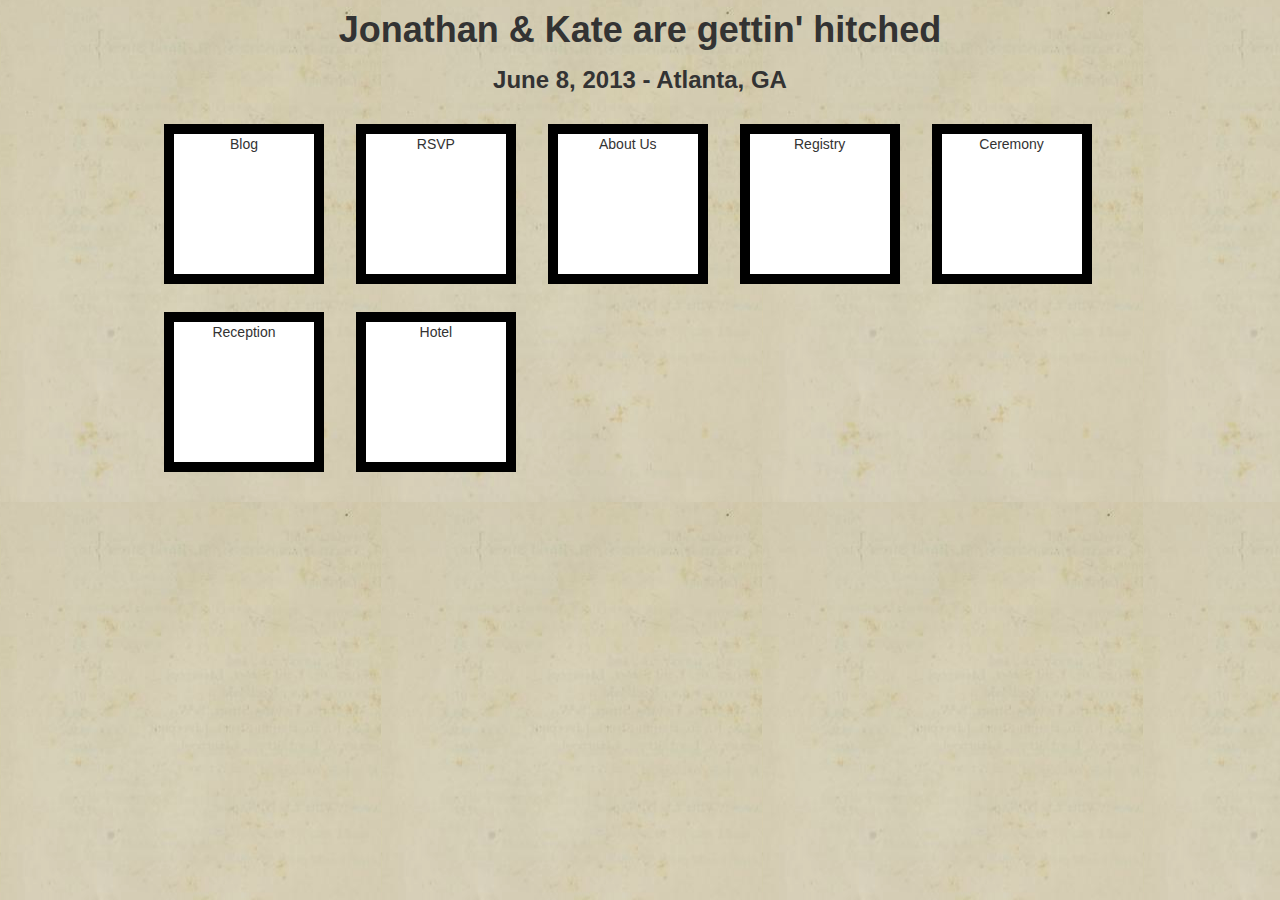
<file: static/index.html>
<!DOCTYPE html>
<html lang="en">
<head>
    <title>Jonathan &amp; Kate's Wedding</title>
    <link rel="stylesheet" type="text/css" href="css/main.css">
    <link rel="stylesheet" type="text/css" href="css/bootstrap.min.css">
</head>
    
<body>
    <div class="container">
    <div id="header">
        <h1>Jonathan &amp; Kate are gettin' hitched</h1>
        <h3>June 8, 2013 - Atlanta, GA</h3>
    </div>
        
    <div class="row" id="content">
        <div class="cell">
        Blog
        </div>
        <div class="cell">
        RSVP
        </div>
        <div class="cell">
        About Us
        </div>
        <div class="cell">
        Registry
        </div>
         <div class="cell">
        Ceremony
        </div>
        <div class="cell">
        Reception
        </div>
        <div class="cell">
        Hotel
        </div>
    </div>

    <div id="footer"></div>
    
    </div>

    </body>
</html>
</file>
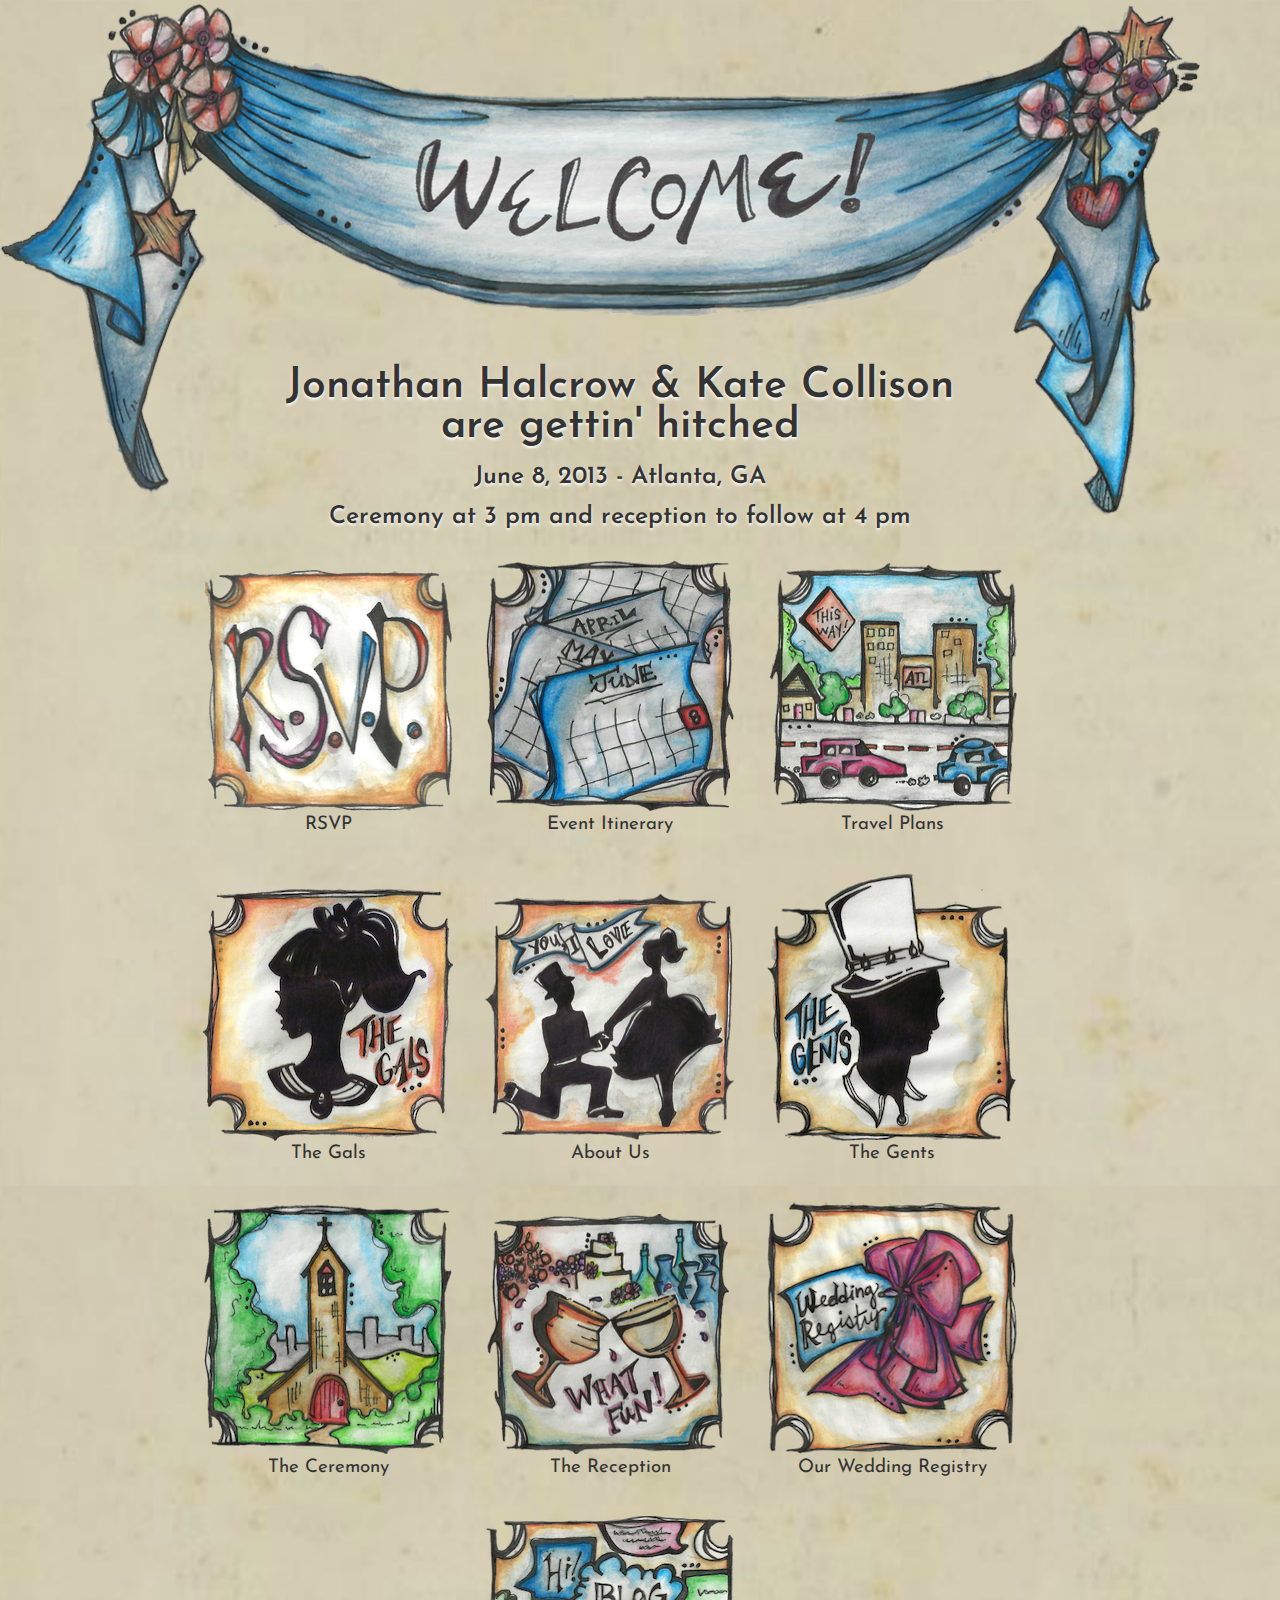
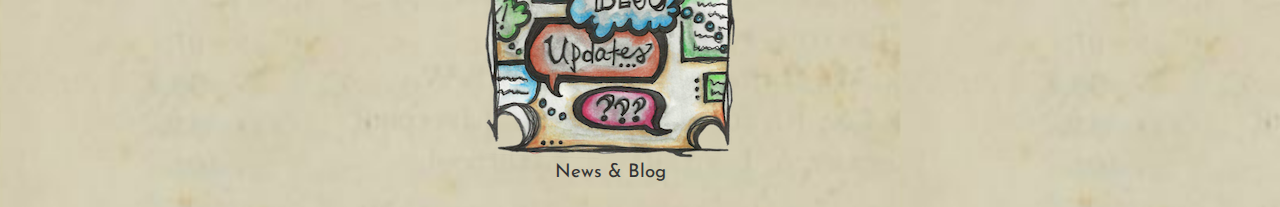
<file: ournewballandchain/static/index.html>
<!DOCTYPE html>
<html lang="en">
<head>
    <title>Jonathan Halcrow &amp; Kate Collison's Wedding</title>
    <meta http-equiv = "Content-Type" content = "text/html; charset=utf-8">
    <link rel="stylesheet" type="text/css" href="css/bootstrap.min.css">
    <link rel="stylesheet" type="text/css" href="css/main.css">
</head>

<body>
    <div id="header" style="background-image: url('img/welcome_banner.png');">

    </div>
    <div class="container">
         <div id="sub-header">
            <h1>Jonathan Halcrow &amp; Kate Collison <br>are gettin' hitched</h1>
            <h3>June 8, 2013 - Atlanta, GA<br>Ceremony at 3 pm and reception to follow at 4 pm</h3>
        </div>

    <div class="row" id="content">
        <div class="cell" id="rsvp-div">
          <a href="rsvp/form"><img src="img/rsvp.png" alt="rsvp"></a>
          <p class="stamp-label">RSVP</p>
        </div>



        <div class="cell" id="itinerary-div">
        <a href="itinerary.html"><img src="img/calendar.png" alt="Calendar"></a>
        <p class="stamp-label">Event Itinerary</p>
        </div>

        <div class="cell">
            <a href="guestinfo.html"><img src="img/directions.png" alt="Guest Info"></a>
        <p class="stamp-label">Travel Plans</p>
        </div>

    </div>
    <div class="row">



        <div class="cell" id="gals-div">
        <a href="gals.html"><img src="img/gals.png" alt="The Gals"></a>
        <p class="stamp-label">The Gals</p>
        </div>

        <div class="cell">
            <a href="aboutus.html"><img src="img/iloveyou.png" alt="About Us"></a>
        <p class="stamp-label">About Us</p>
        </div>


        <div class="cell" id="gents-div">
        <a href="gents.html"><img src="img/gents.png" alt="The Gents"></a>
        <p class="stamp-label">The Gents</p>
        </div>

    </div>
    <div class="row">
        <div class="cell" id="church-div">
        <a href="ceremony.html"><img src="img/church.png" alt="The Church"></a>
        <p class="stamp-label">The Ceremony</p>


        </div>

        <div class="cell">
            <a href="reception.html"><img src="img/reception.png" alt="The Reception"></a>
        <p class="stamp-label">The Reception</p>
        </div>

        <div class="cell" id="registry-div">
        <a href="registry.html"><img src="img/registry.png" alt="Wedding Registry"></a>
        <p class="stamp-label">Our Wedding Registry</p>
        </div>
    </div>
    <div class="row">
          <div class="cell" id="blog-div">
        <a href="http://ournewballandchain.tumblr.com"><img src="img/blog.png" alt="blog"></a>
        <p class="stamp-label">News &amp; Blog</p>
        </div>
      </div>

    </div>

    <div id="footer"></div>


    </body>
<script>
  (function(i,s,o,g,r,a,m){i['GoogleAnalyticsObject']=r;i[r]=i[r]||function(){
  (i[r].q=i[r].q||[]).push(arguments)},i[r].l=1*new Date();a=s.createElement(o),
  m=s.getElementsByTagName(o)[0];a.async=1;a.src=g;m.parentNode.insertBefore(a,m)
  })(window,document,'script','//www.google-analytics.com/analytics.js','ga');

  ga('create', 'UA-40378863-1', 'ournewballandchain.com');
  ga('send', 'pageview');

</script>
</html>
</file>
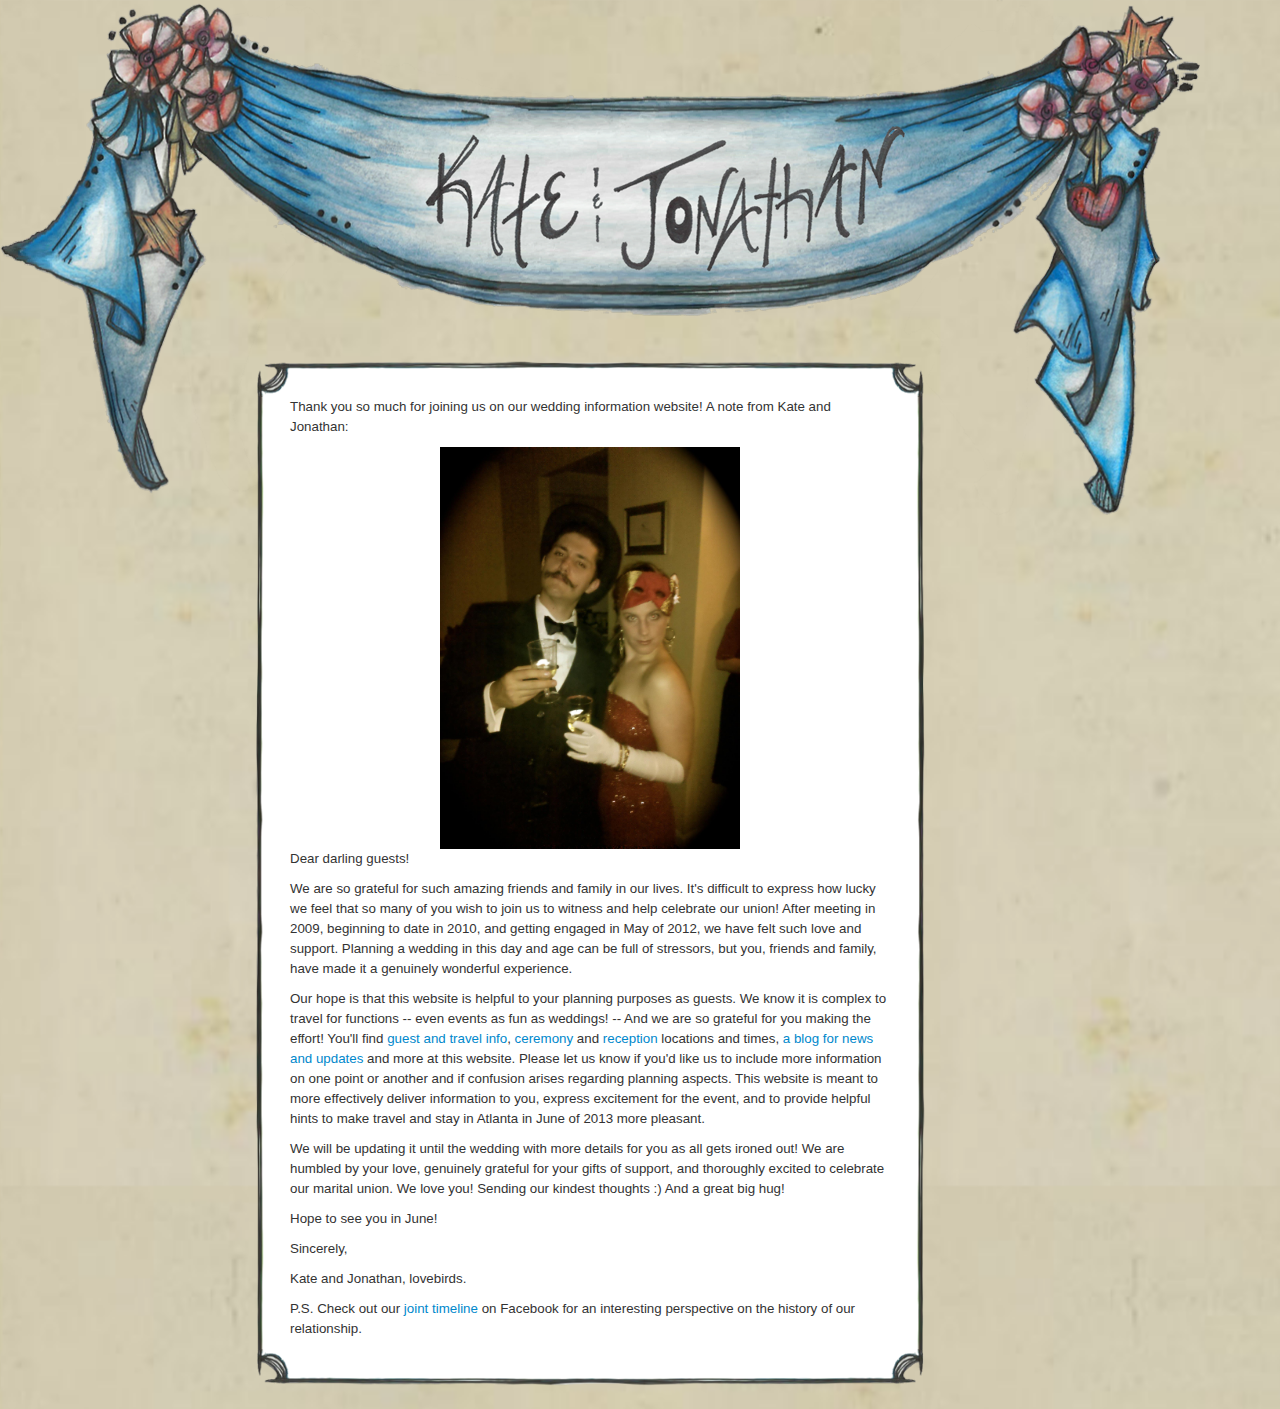
<file: ournewballandchain/static/aboutus.html>
<!DOCTYPE html>
<html lang="en">
<head>
    <title>Jonathan &amp; Kate's Wedding</title>
    <meta http-equiv = "Content-Type" content = "text/html; charset=utf-8">
    <link rel="stylesheet" type="text/css" href="css/bootstrap.min.css">
    <link rel="stylesheet" type="text/css" href="css/main.css">
</head>
    
<body>
    <a href="index.html">
        <div id="header" style="background-image: url('img/us_banner.png');"></div>
    </a>
    <div class="container">
    <div class="row">
        <div class="text">
                        <p>
    Thank you so much for joining us on our wedding information website! A note from Kate and Jonathan: 
    </p>
            <div style="text-align:center; width:100%"><img src="img/us.jpg" width="300"></div>

    <p class="swirldoodle">
    
        Dear darling guests!
    </p>
    
    <p>
        We are so grateful for such amazing friends and family in our lives. It's difficult to express how lucky 
        we feel that so many of you wish to join us to witness and help celebrate our union! After meeting in 2009, 
        beginning to date in 2010, and getting engaged in May of 2012, we have felt such love and support. 
        Planning a wedding in this day and age can be full of stressors, but you, friends and family, have 
        made it a genuinely wonderful experience. 
    </p>
    
    <p>
        Our hope is that this website is helpful to your planning purposes as guests. We know it is complex to 
        travel for functions -- even events as fun as weddings! -- And we are so grateful for you making the effort! 
        You'll find <a href="guestinfo.html">guest and travel info</a>, 
        <a href="ceremony.html">ceremony</a> and <a href="reception.html">reception</a> locations and times,
        <a href="http://ournewballandchain.tumblr.com">a blog for news and updates</a> 
        and more at this website. Please let us know if you'd like us to include more information on one point or 
        another and if confusion arises regarding planning aspects. This website is meant to more effectively deliver 
        information to you, express excitement for the event, and to provide helpful hints to make travel 
        and stay in Atlanta in June of 2013 more pleasant. 
    </p>
        
    <p>    
        We will be updating it until the wedding with more details for you as all gets ironed out! 
        We are humbled by your love, genuinely grateful for your gifts of support, and thoroughly excited 
        to celebrate our marital union. We love you! Sending our kindest thoughts :) And a great big hug!
    </p>
    
    <p>
        Hope to see you in June!
    </p>
    
    <p class="swirldoodle">
        Sincerely, 
    </p>
    
    <p class="swirldoodle">
    
        Kate and Jonathan, lovebirds. 
    </p>
            
    <p>
        P.S. Check out our <a href="https://www.facebook.com/jonathan.halcrow?and=kate.collison.12">joint timeline</a> on Facebook
        for an interesting perspective on the history of our relationship.
    </p>
        
</div>
        </div>
        </div>
<script>
  (function(i,s,o,g,r,a,m){i['GoogleAnalyticsObject']=r;i[r]=i[r]||function(){
  (i[r].q=i[r].q||[]).push(arguments)},i[r].l=1*new Date();a=s.createElement(o),
  m=s.getElementsByTagName(o)[0];a.async=1;a.src=g;m.parentNode.insertBefore(a,m)
  })(window,document,'script','//www.google-analytics.com/analytics.js','ga');

  ga('create', 'UA-40378863-1', 'ournewballandchain.com');
  ga('send', 'pageview');

</script>
</body>
</html>
</file>
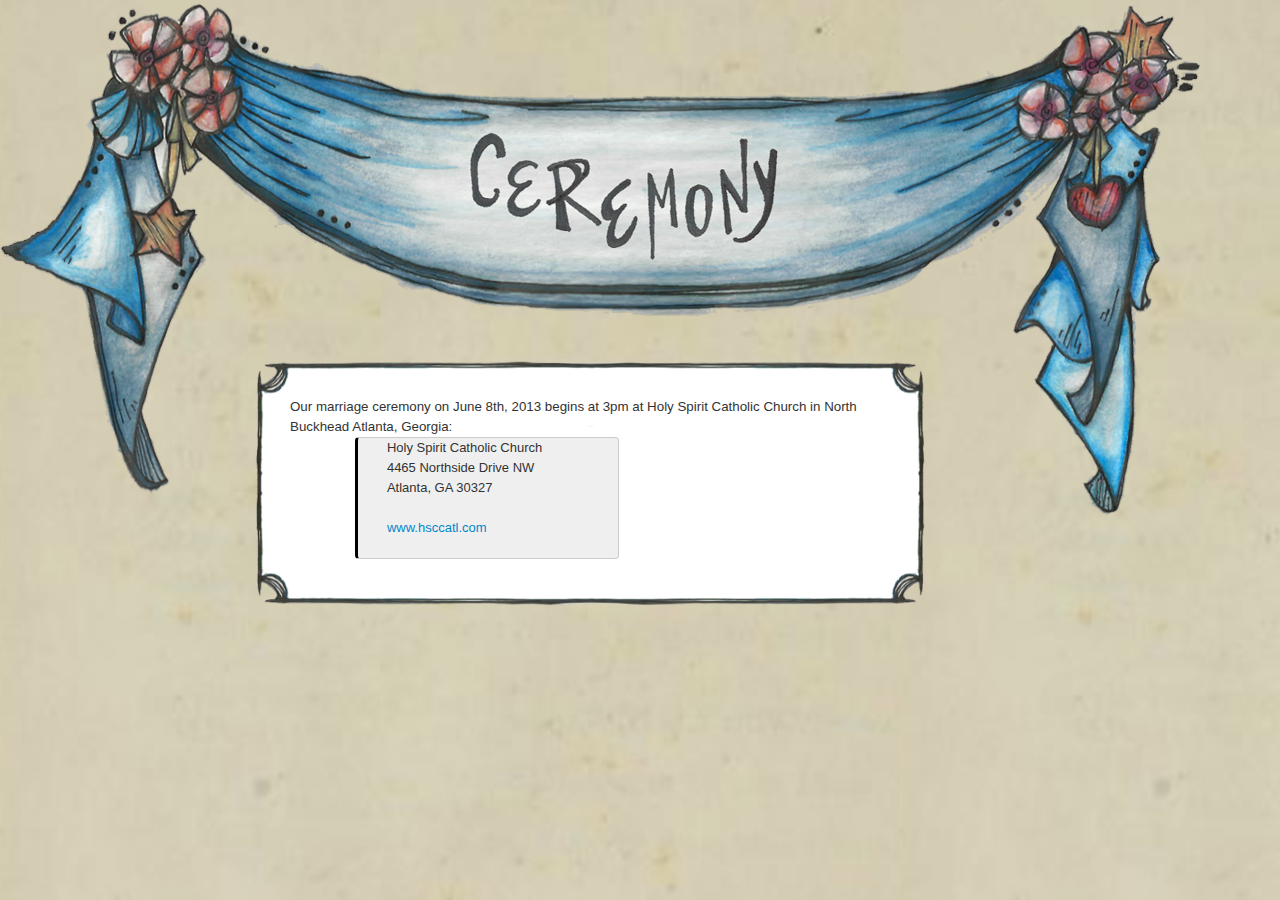
<file: ournewballandchain/static/ceremony.html>
<!DOCTYPE html>
<html lang="en">
<head>
    <title>Jonathan &amp; Kate's Wedding</title>
    <meta http-equiv = "Content-Type" content = "text/html; charset=utf-8">
    <link rel="stylesheet" type="text/css" href="css/bootstrap.min.css">
    <link rel="stylesheet" type="text/css" href="css/main.css">
</head>
    
<body>
    <a href="index.html">
        <div id="header" style="background-image: url('img/ceremony_banner.png');"></div>
    </a>
    <div class="container">
    <div class="row">
        <div class="text">
            
    Our marriage ceremony on June 8th, 2013 begins at 3pm 
    at Holy Spirit Catholic Church in North Buckhead Atlanta, Georgia: 
    
    <pre>
        Holy Spirit Catholic Church
        4465 Northside Drive NW
        Atlanta, GA 30327
        
        <a href="http://www.hsccatl.com">www.hsccatl.com</a>
    </pre>    
    
</div>
        </div>
        </div>
<script>
  (function(i,s,o,g,r,a,m){i['GoogleAnalyticsObject']=r;i[r]=i[r]||function(){
  (i[r].q=i[r].q||[]).push(arguments)},i[r].l=1*new Date();a=s.createElement(o),
  m=s.getElementsByTagName(o)[0];a.async=1;a.src=g;m.parentNode.insertBefore(a,m)
  })(window,document,'script','//www.google-analytics.com/analytics.js','ga');

  ga('create', 'UA-40378863-1', 'ournewballandchain.com');
  ga('send', 'pageview');

</script>
</body>
</html>
</file>
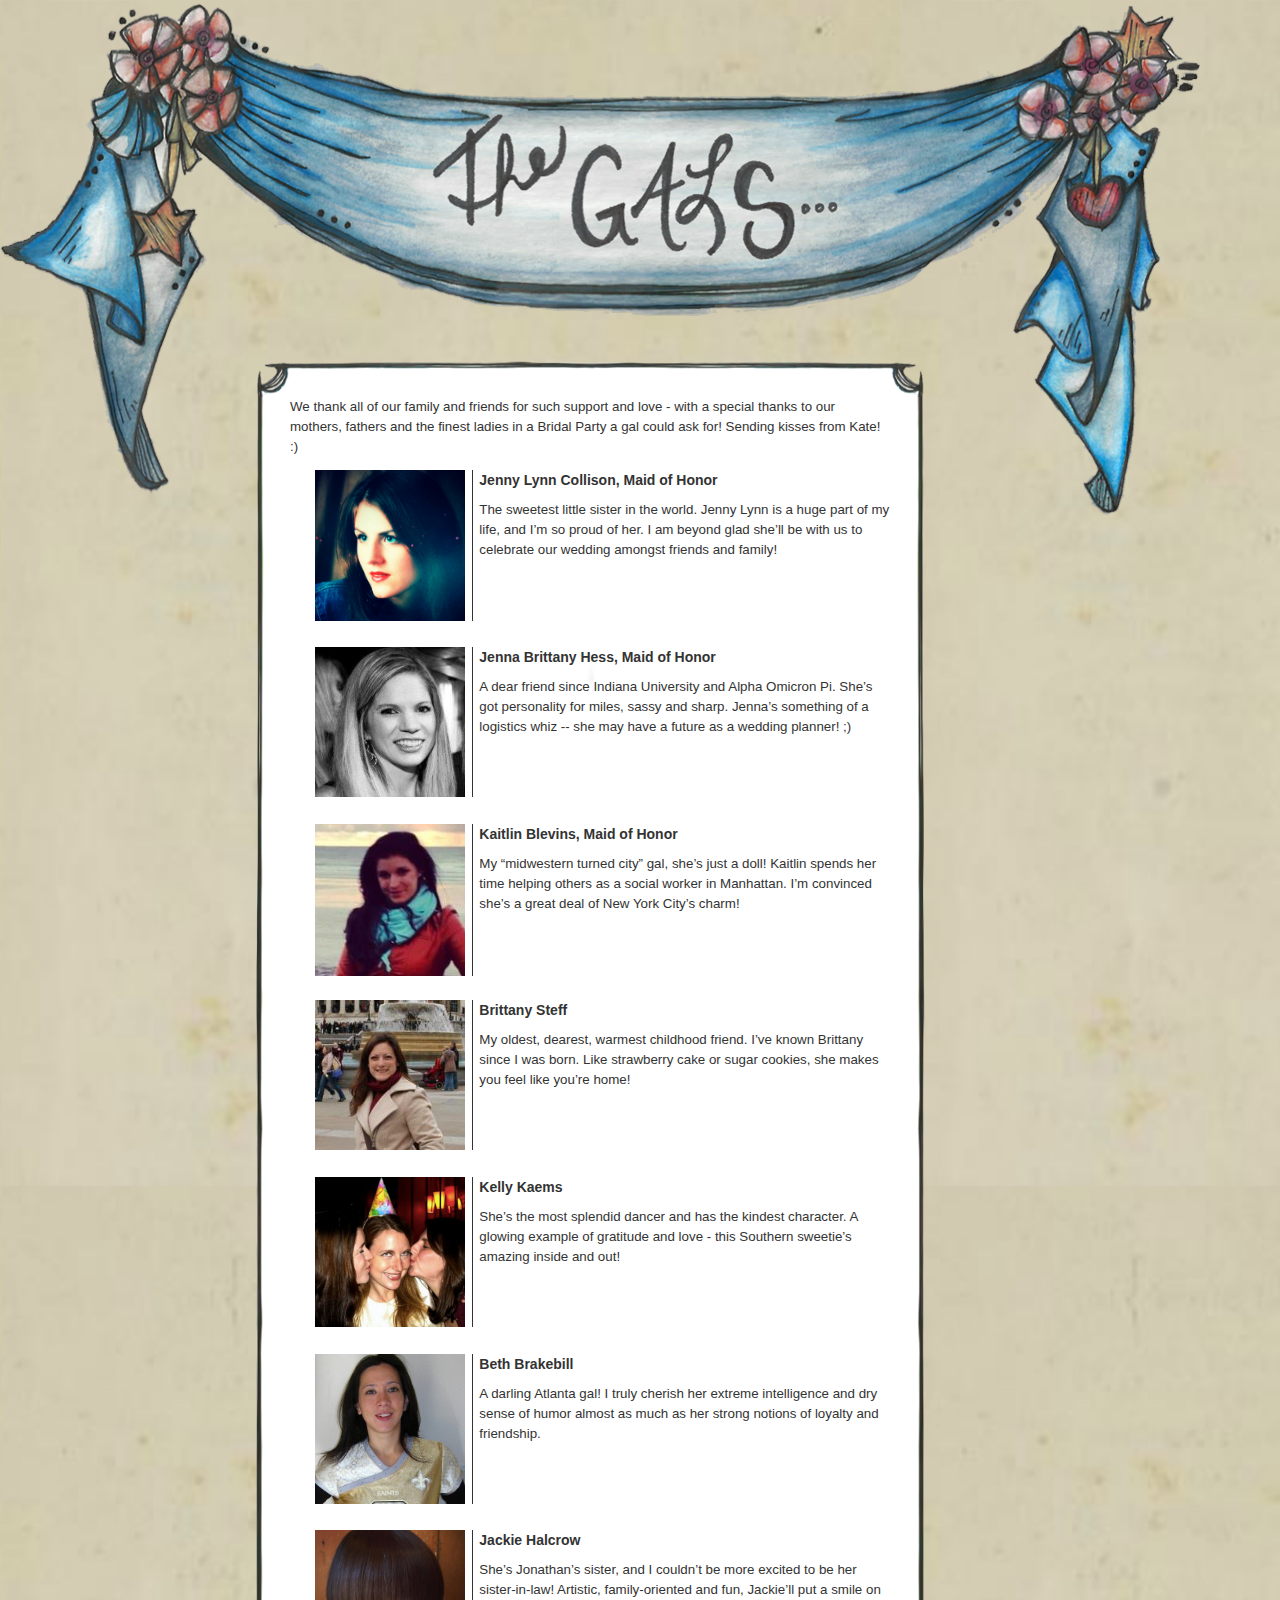
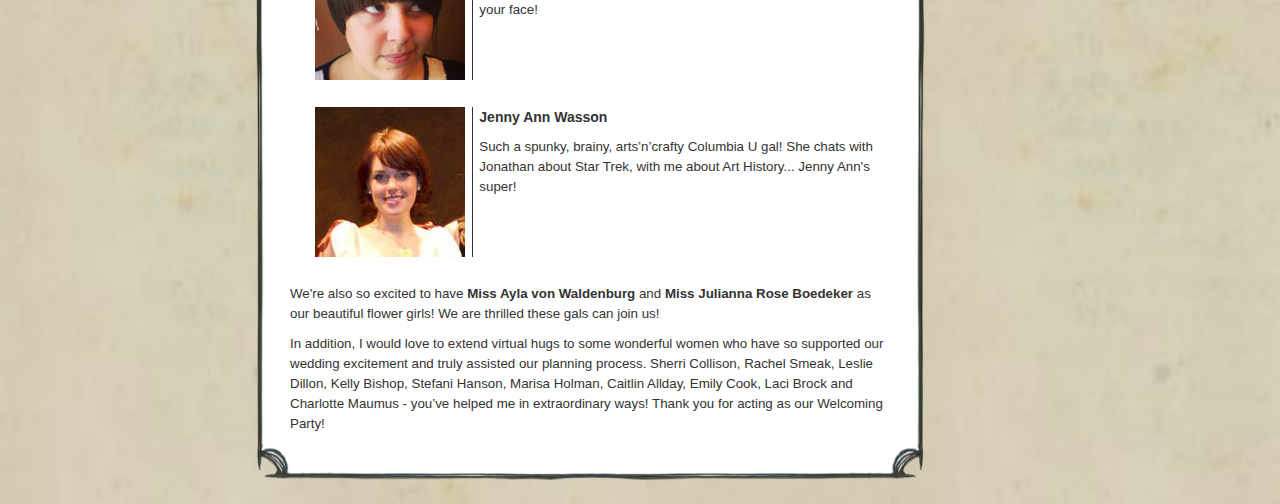
<file: ournewballandchain/static/gals.html>
<!DOCTYPE html>
<html lang="en">
<head>
    <title>Jonathan &amp; Kate's Wedding</title>
    <meta http-equiv = "Content-Type" content = "text/html; charset=utf-8">
    <link rel="stylesheet" type="text/css" href="css/bootstrap.min.css">
    <link rel="stylesheet" type="text/css" href="css/main.css">
</head>
    
<body>
    <a href="index.html">
        <div id="header" style="background-image: url('img/gals_banner.png');"></div>
    </a>
    <div class="container">
    <div class="row">
        <div class="text">
            
    We thank all of our family and friends for such support and love - 
    with a special thanks to our mothers, fathers and the finest ladies 
    in a Bridal Party a gal could ask for! Sending kisses from Kate! :) 

    <ul class="people">

    <li>
        <div class="personpic"><img src="img/people/jenny%20collison.jpg"></div>
        <h5>Jenny Lynn Collison, Maid of Honor</h5>
        The sweetest little sister in the world.
        Jenny Lynn is a huge part of my life, and I’m so proud of her. I am beyond glad she’ll be with us to 
        celebrate our wedding amongst friends and family!
    </li>
    <li>
        <div class="personpic"><img src="img/people/jenna%20hess.png"></div>
        <h5>Jenna Brittany Hess, Maid of Honor</h5>
        A dear friend since Indiana University
        and Alpha Omicron Pi. She’s got personality for miles, sassy and sharp. Jenna’s something of a logistics 
        whiz -- she may have a future as a wedding planner! ;) 
    </li>
    <li>
        <div class="personpic"><img src="img/people/kaitlin%20blevins.png"></div>
        <h5>Kaitlin Blevins, Maid of Honor</h5>
        My “midwestern turned city” gal, she’s just a doll! 
        Kaitlin spends her time helping others as a social worker in Manhattan.
        I’m convinced she’s a great deal of New York City’s charm! 
    </li>
    <li>
        <div class="personpic"><img src="img/people/brittany%20steff.jpg"></div>
        <h5>Brittany Steff</h5>
        My oldest, dearest, warmest childhood friend.
        I’ve known Brittany since I was born. Like strawberry cake or sugar cookies, she makes you feel 
        like you’re home!
    </li>
    <li>
        <div class="personpic"><img src="img/people/kelly%20kaems.jpg"></div>
        <h5>Kelly Kaems</h5>
        She’s the most splendid dancer and has the kindest
        character. A glowing example of gratitude and love - this Southern sweetie’s amazing inside and out!
    </li>
     <li>
         <div class="personpic"><img src="img/people/beth%20brakebill.jpg"></div>
        <h5>Beth Brakebill</h5>
         A darling Atlanta gal! I truly cherish her extreme
        intelligence and dry sense of humor almost as much as her strong notions of loyalty and friendship.
            
    </li>
    <li>
        <div class="personpic"><img src="img/people/jackie%20halcrow.jpg"></div>
        <h5>Jackie Halcrow</h5>
        She’s Jonathan’s sister, and I couldn’t be more
        excited to be her sister-in-law! Artistic, family-oriented and fun, Jackie’ll put a smile on your face!
    </li>
    <li>
        <div class="personpic"><img src="img/people/jenny%20wasson.jpg"></div>
        <h5>Jenny Ann Wasson</h5>
        Such a spunky, brainy, arts’n’crafty
        Columbia U gal! She chats with Jonathan about Star Trek, 
        with me about Art History... Jenny Ann's super!
    </li>
    </ul>
    
    <p>
        We're also so excited to have <span class="name">Miss Ayla von Waldenburg</span> and <span class="name">Miss Julianna Rose
        Boedeker</span> as our beautiful flower girls! We are thrilled these gals can join us!
    </p>
        
    <p>
        In addition, I would love to extend virtual hugs to some wonderful women
        who have so supported our wedding excitement and truly assisted our
        planning process. Sherri Collison, Rachel Smeak, Leslie Dillon,
        Kelly Bishop, Stefani Hanson, Marisa Holman, Caitlin Allday, Emily Cook, 
        Laci Brock and Charlotte Maumus - you’ve helped me in extraordinary ways!
        Thank you for acting as our Welcoming Party!
    </p>
</div>
        </div>
        </div>
<script>
  (function(i,s,o,g,r,a,m){i['GoogleAnalyticsObject']=r;i[r]=i[r]||function(){
  (i[r].q=i[r].q||[]).push(arguments)},i[r].l=1*new Date();a=s.createElement(o),
  m=s.getElementsByTagName(o)[0];a.async=1;a.src=g;m.parentNode.insertBefore(a,m)
  })(window,document,'script','//www.google-analytics.com/analytics.js','ga');

  ga('create', 'UA-40378863-1', 'ournewballandchain.com');
  ga('send', 'pageview');

</script>
</body>
</html>
</file>
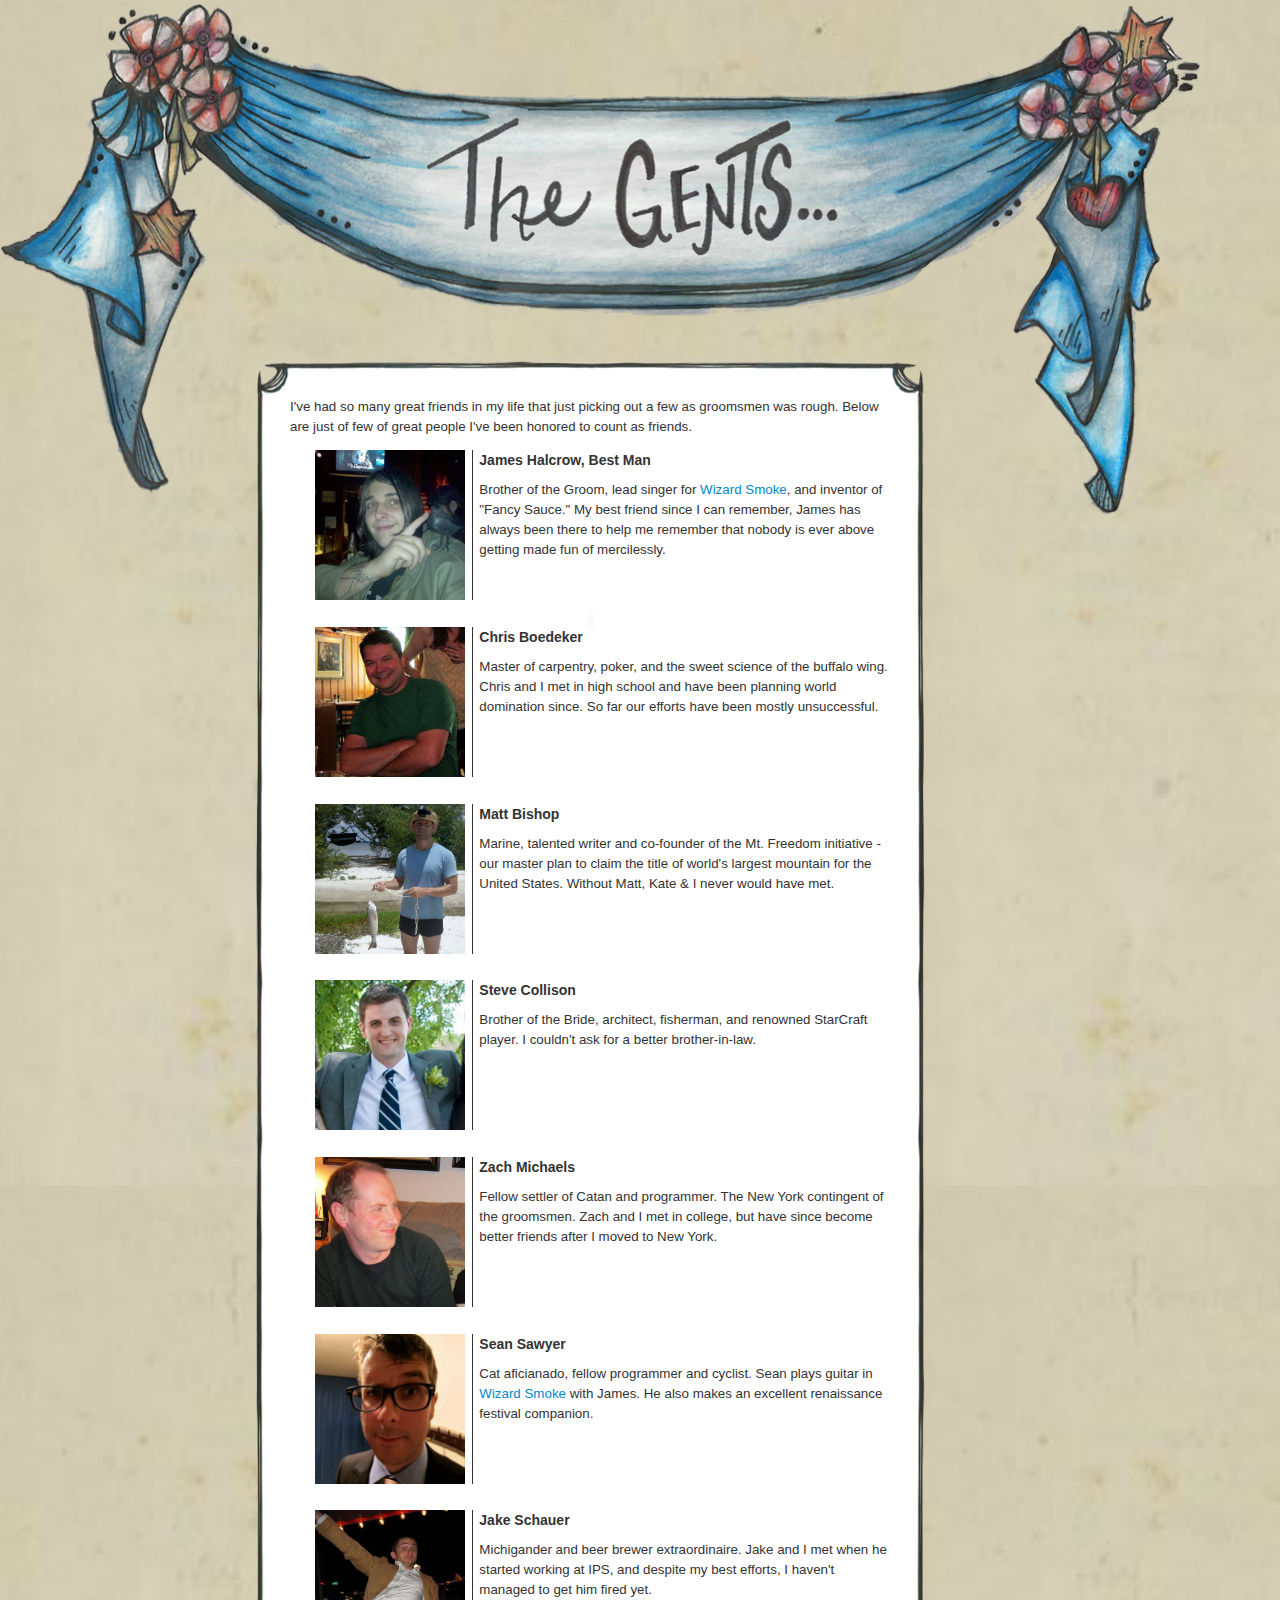
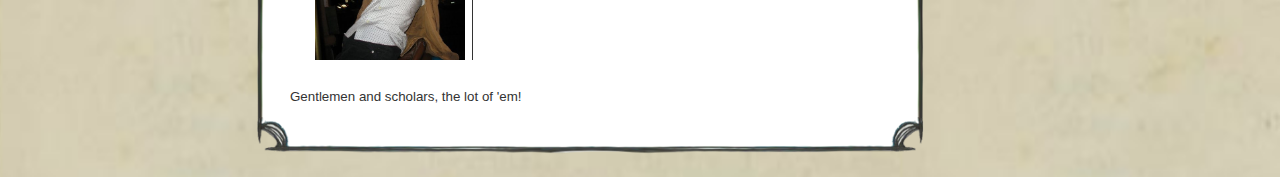
<file: ournewballandchain/static/gents.html>
<!DOCTYPE html>
<html lang="en">
<head>
    <title>Jonathan &amp; Kate's Wedding</title>
    <meta http-equiv = "Content-Type" content = "text/html; charset=utf-8">
    <link rel="stylesheet" type="text/css" href="css/bootstrap.min.css">
    <link rel="stylesheet" type="text/css" href="css/main.css">
</head>
    
<body>
    <a href="index.html">
    <div id="header" style="background-image: url('img/gents_banner.png');"></div>
    </a>
    <div class="container">
    <div class="row">
        <div class="text">
   <!--         
    We thank all of our family and friends for such support and love - 
    with a special thanks to our fathers, mothers and the finest gentlemen listed below! We cherish you so! 
-->
    I've had so many great friends in my life that just picking out a few as groomsmen was rough. 
    Below are just of few of great people I've been honored to count as friends.
            
    <ul class="people">
    
    <li>
        <div class="personpic"><img src="img/people/james_halcrow.jpg"></div>
        <h5>James Halcrow, Best Man</h5>
     
        Brother of the Groom, lead singer for 
        <a href="http://www.wizardsmoke.net">Wizard Smoke</a>, and inventor of "Fancy Sauce."
        My best friend since I can remember, James has always been there to help
        me remember that nobody is ever above getting made fun of mercilessly.
    </li>
    
    <li>
       <div class="personpic"><img src="img/people/chris_boedeker_close.jpg"></div>
       <h5>Chris Boedeker</h5>
        Master of carpentry, poker, and the sweet science of the buffalo wing. 
        Chris and I met in high school and have been planning world domination since.
        So far our efforts have been mostly unsuccessful.
        
    </li>
    
    <li>
        <div class="personpic"><img src="img/people/matt_bishop.jpg"></div>
        <h5>Matt Bishop</h5> 
        Marine, talented writer and co-founder of the Mt. Freedom initiative - our
        master plan to claim the title of world's largest mountain for the United States.
        Without Matt, Kate &amp; I never would have met.
    </li>
    
    <li>
        <div class="personpic"><img src="img/people/steve_collison.jpg"></div>
        <h5>Steve Collison</h5> 
        Brother of the Bride, architect, fisherman, and renowned StarCraft 
        player. I couldn't ask for a better brother-in-law.
    </li>
    
    <li>
        <div class="personpic"><img src="img/people/zach_michaels2.jpg"></div>
        <h5>Zach Michaels</h5> 
        Fellow settler of Catan and programmer. The New York contingent of the groomsmen.
        Zach and I met in college, but have since
        become better friends after I moved to New York. 
    </li>
    
    <li>
        <div class="personpic"><img src="img/people/sean_sawyer_3.jpg"></div>
        <h5>Sean Sawyer</h5> 
         Cat aficianado, fellow programmer and cyclist. Sean plays guitar
        in <a href="http://www.wizardsmoke.net">Wizard Smoke</a> with James.
        He also makes an excellent renaissance festival companion.
    </li>
    
    
    <li>
        <div class="personpic"><img src="img/people/jake_schauer.jpg"></div>
        <h5>Jake Schauer</h5> 
        Michigander and beer brewer extraordinaire. Jake and I met when
        he started working at IPS, and despite my best efforts, I haven't
        managed to get him fired yet.
    </li>
    
    </ul>
    
    <p>
        Gentlemen and scholars, the lot of 'em!
    </p>
    
</div>
        </div>
        </div>
<script>
  (function(i,s,o,g,r,a,m){i['GoogleAnalyticsObject']=r;i[r]=i[r]||function(){
  (i[r].q=i[r].q||[]).push(arguments)},i[r].l=1*new Date();a=s.createElement(o),
  m=s.getElementsByTagName(o)[0];a.async=1;a.src=g;m.parentNode.insertBefore(a,m)
  })(window,document,'script','//www.google-analytics.com/analytics.js','ga');

  ga('create', 'UA-40378863-1', 'ournewballandchain.com');
  ga('send', 'pageview');

</script>
</body>
</html>
</file>
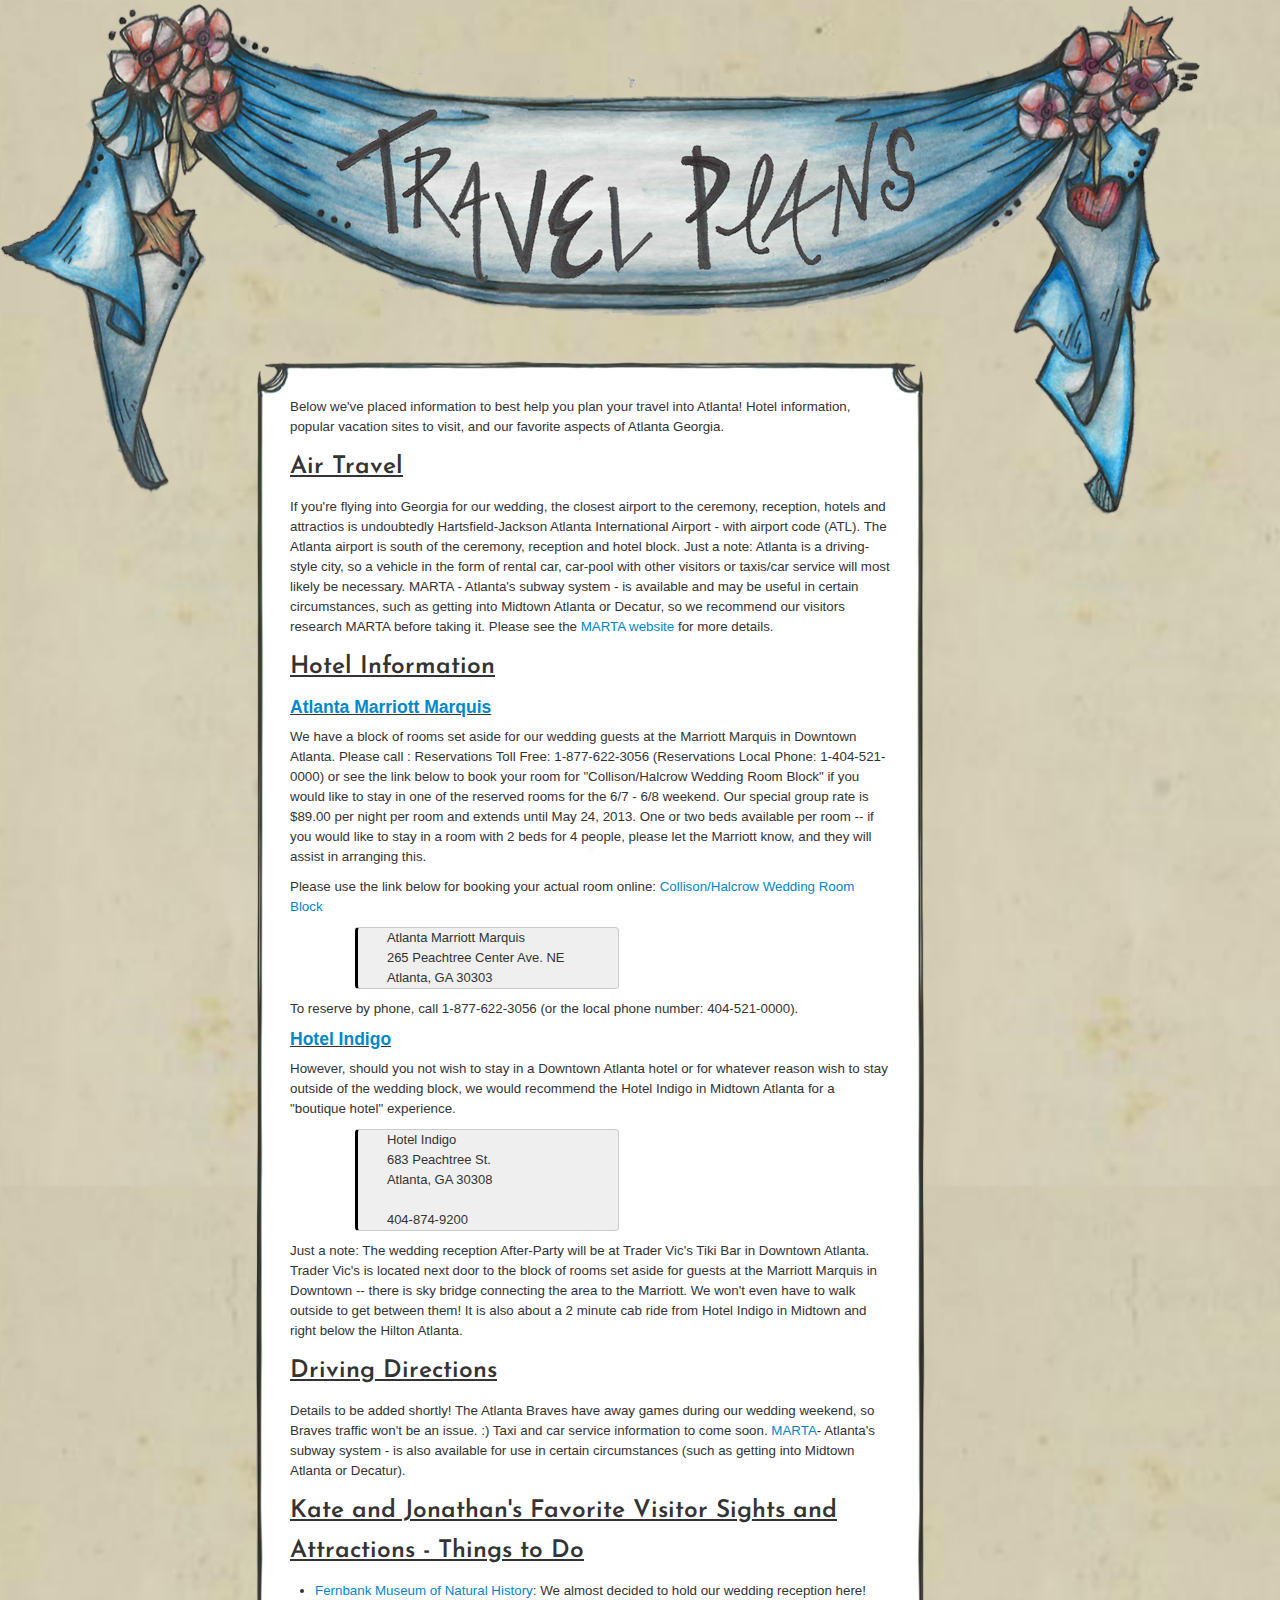
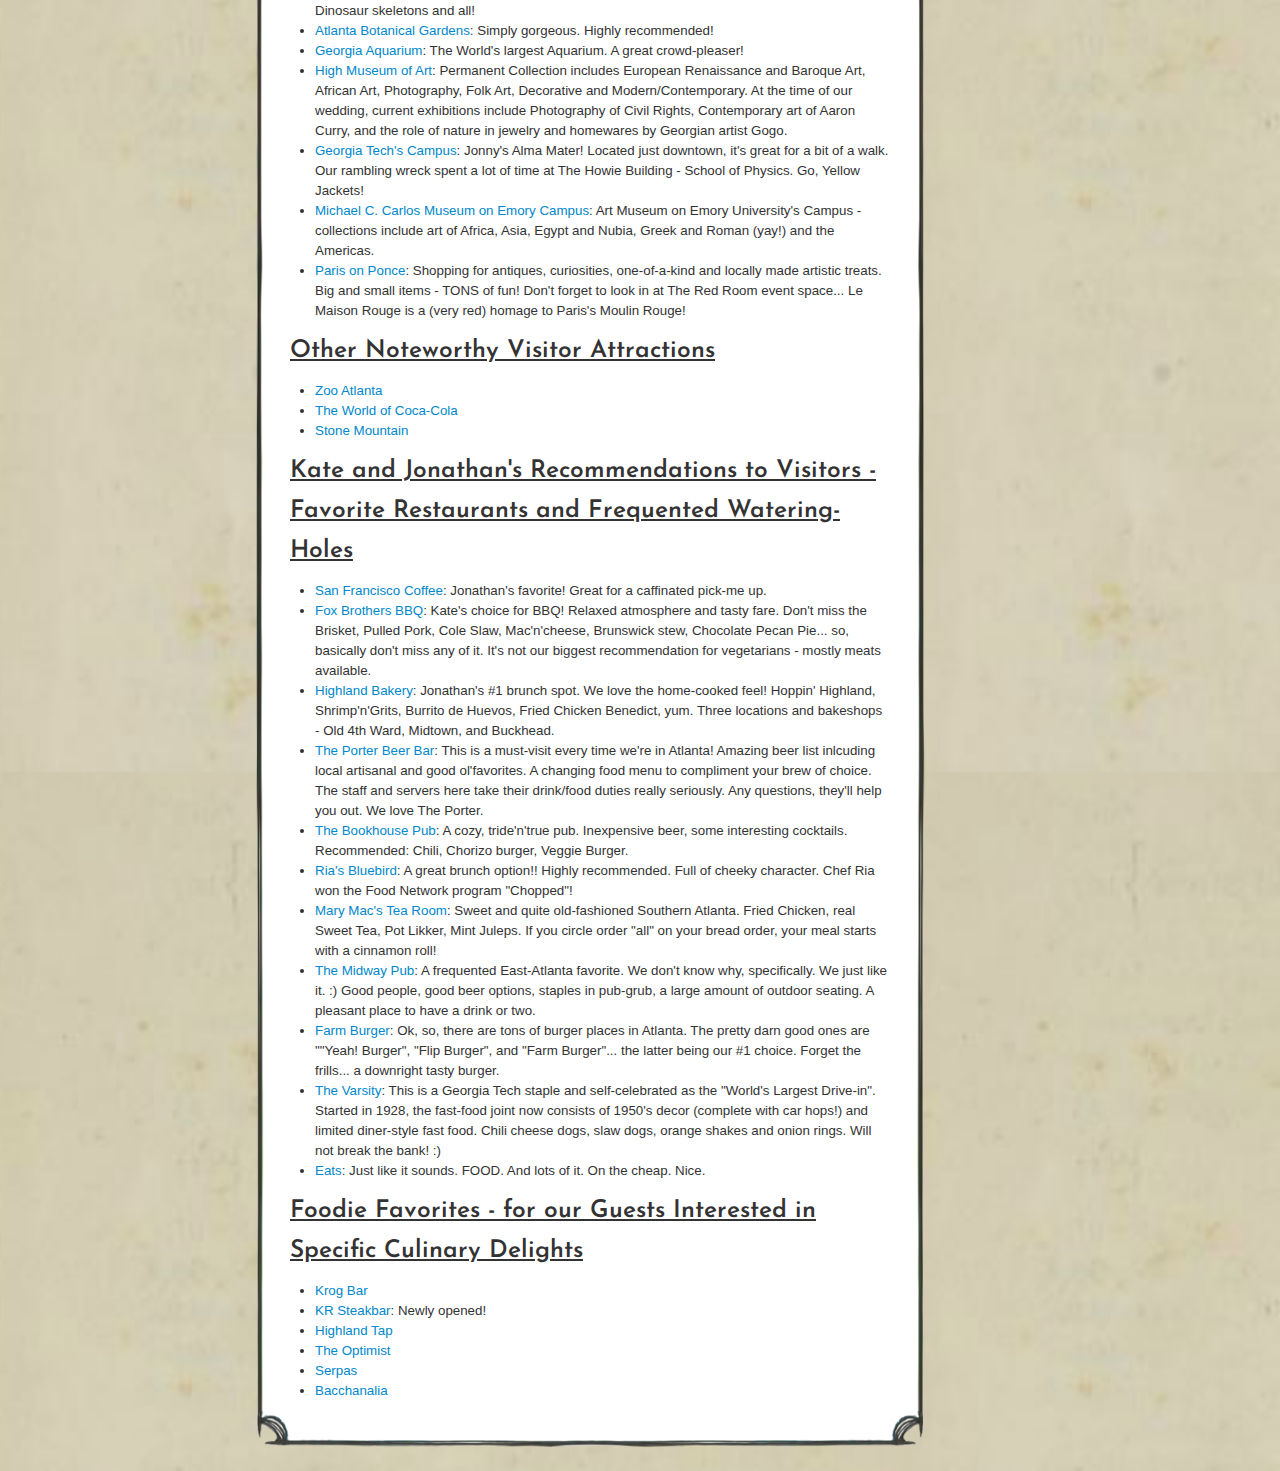
<file: ournewballandchain/static/guestinfo.html>
<!DOCTYPE html>
<html lang="en">
<head>
    <title>Jonathan &amp; Kate's Wedding</title>
    <meta http-equiv = "Content-Type" content = "text/html; charset=utf-8">
    <link rel="stylesheet" type="text/css" href="css/bootstrap.min.css">
    <link rel="stylesheet" type="text/css" href="css/main.css">
</head>

<body>
    <a href="index.html">
    <div id="header" style="background-image: url('img/travelplans_banner.png');"></div>
    </a>
    <div class="container">
    <div class="row">
        <div class="text">

    Below we've placed information to best help you plan your travel into Atlanta! Hotel information,
    popular vacation sites to visit, and our favorite aspects of Atlanta Georgia.

    <h3>
        Air Travel
    </h3>

    <p>
        If you're flying into Georgia for our wedding, the closest airport to the ceremony, reception, hotels and
        attractios is undoubtedly Hartsfield-Jackson Atlanta International Airport - with airport code (ATL). The
        Atlanta airport is south of the ceremony, reception and hotel block.

        Just a note: Atlanta is a driving-style city, so a vehicle in the form of rental car, car-pool with other
        visitors or taxis/car service will most likely be necessary. MARTA - Atlanta's subway system - is available
        and may be useful in certain circumstances, such as getting into Midtown Atlanta or Decatur, so we recommend
        our visitors research MARTA before taking it. Please see the <a href="http://www.itsmarta.com/">MARTA website</a>
        for more details.
    </p>

    <h3>
        Hotel Information
    </h3>

    <h4>
         <a href="http://www.marriott.com/hotels/travel/atlmq-atlanta-marriott-marquis/">Atlanta Marriott Marquis</a>
    </h4>
    <p>
        We have a block of rooms set aside for our wedding guests at the Marriott Marquis in Downtown Atlanta.
        Please call : Reservations Toll Free: 1-877-622-3056 (Reservations Local Phone: 1-404-521-0000) or see the
        link below to book your room for "Collison/Halcrow Wedding Room Block" if you would like to stay in
        one of the reserved rooms for the 6/7 - 6/8 weekend. Our special group rate is $89.00 per night per room
        and extends until May 24, 2013. One or two beds available per room -- if you would like to stay in a room with
        2 beds for 4 people, please let the Marriott know, and they will assist in arranging this.
    </p>

    <p>
        Please use the link below for booking your actual room online:

        <a href="https://resweb.passkey.com/Resweb.do?mode=welcome_ei_new&eventID=10598351">Collison/Halcrow Wedding Room Block</a>
    </p>

    <pre>
        Atlanta Marriott Marquis
        265 Peachtree Center Ave. NE
        Atlanta, GA 30303</pre>

        To reserve by phone, call 1-877-622-3056 (or the local phone number: 404-521-0000).

    <h4>
         <a href="http://www.ichotelsgroup.com/hotelindigo/hotels/us/en/atlanta/atlfx/hoteldetail">Hotel Indigo</a>

    </h4>

    <p>
        However, should you not wish to stay in a Downtown Atlanta hotel or for whatever reason wish to stay
        outside of the wedding block, we would recommend the Hotel Indigo in Midtown Atlanta for a
        "boutique hotel" experience.
    </p>

    <pre>
        Hotel Indigo
        683 Peachtree St.
        Atlanta, GA 30308

        404-874-9200</pre>

    <p>
        Just a note: The wedding reception After-Party will be at Trader Vic's Tiki Bar in Downtown Atlanta.
        Trader Vic's is located next door to the block of rooms set aside for guests at the
        Marriott Marquis in Downtown -- there is sky bridge connecting the area to the Marriott.
        We won't even have to walk outside to get between them! It is also about a 2 minute cab ride
        from Hotel Indigo in Midtown and right below the Hilton Atlanta.
    </p>

    <h3>
        Driving Directions
    </h3>

    <p>
        Details to be added shortly! The Atlanta Braves have away games during our wedding weekend, so
        Braves traffic won't be an issue. :) Taxi and car service information to come soon.
        <a href="http://www.itsmarta.com/">MARTA</a>- Atlanta's
        subway system - is also available for use in certain circumstances (such as getting into Midtown Atlanta
        or Decatur).
    </p>

<h3>
    Kate and Jonathan's Favorite Visitor Sights and Attractions - Things to Do
</h3>

<ul>
    <li>
        <a href="http://www.fernbankmuseum.org/">Fernbank Museum of Natural History</a>: We almost decided to hold our wedding
        reception here! Dinosaur skeletons and all!
    </li>

    <li>
        <a href="http://www.atlantabotanicalgarden.org/">Atlanta Botanical Gardens</a>: Simply gorgeous. Highly recommended!
    </li>

    <li>
        <a href="http://www.georgiaaquarium.org/">Georgia Aquarium</a>: The World's largest Aquarium. A great crowd-pleaser!
    </li>

    <li>
        <a href="http://www.high.org/">High Museum of Art</a>: Permanent Collection includes European Renaissance
        and Baroque Art, African Art, Photography, Folk Art, Decorative and Modern/Contemporary. At the
        time of our wedding, current exhibitions include Photography of Civil Rights, Contemporary art of
        Aaron Curry, and the role of nature in jewelry and homewares by Georgian artist Gogo.
    </li>

    <li>
        <a href="http://www.gatech.edu/">Georgia Tech's Campus</a>: Jonny's Alma Mater! Located just downtown, it's great for
        a bit of a walk. Our rambling wreck spent a lot of time at The Howie Building - School of Physics.
        Go, Yellow Jackets!
    </li>

    <li>
        <a href="http://www.carlos.emory.edu/">Michael C. Carlos Museum on Emory Campus</a>: Art Museum on Emory University's
        Campus - collections include art of Africa, Asia, Egypt and Nubia, Greek and Roman (yay!) and the Americas.
    </li>

    <li>
        <a href="http://www.parisonponce.com/">Paris on Ponce</a>: Shopping for antiques, curiosities, one-of-a-kind and
        locally made artistic treats. Big and small items - TONS of fun! Don't forget to look in at The
        Red Room event space... Le Maison Rouge is a (very red) homage to Paris's Moulin Rouge!
    </li>
</ul>

<h3>
    Other Noteworthy Visitor Attractions
</h3>

<ul>
    <li>
        <a href="http://www.zooatlanta.org/">Zoo Atlanta</a>
    </li>

    <li>
        <a href="http://www.worldofcoca-cola.com/">The World of Coca-Cola</a>
    </li>

    <li>
        <a href="http://www.stonemountainpark.com/">Stone Mountain</a>
    </li>
</ul>

<h3>
    Kate and Jonathan's Recommendations to Visitors - Favorite Restaurants and Frequented Watering-Holes
</h3>

<ul>
    <li>
         <a href="http://www.mysfcoffee.com/">San Francisco Coffee</a>: Jonathan's favorite! Great for a caffinated pick-me up.

    </li>

    <li>
        <a href="http://www.foxbrosbbq.com/">Fox Brothers BBQ</a>: Kate's choice for BBQ! Relaxed atmosphere and tasty fare.
        Don't miss the Brisket, Pulled Pork, Cole Slaw, Mac'n'cheese, Brunswick stew, Chocolate Pecan Pie... so,
        basically don't miss any of it. It's not our biggest recommendation for vegetarians - mostly meats available.
    </li>

    <li>
        <a href="http://www.highlandbakery.com/">Highland Bakery</a>: Jonathan's #1 brunch spot. We love the home-cooked feel!
        Hoppin' Highland, Shrimp'n'Grits, Burrito de Huevos, Fried Chicken Benedict, yum. Three locations and
        bakeshops - Old 4th Ward, Midtown, and Buckhead.
    </li>

    <li>
        <a href="http://www.theporterbeerbar.com/">The Porter Beer Bar</a>: This is a must-visit every time we're in Atlanta! Amazing
        beer list inlcuding local artisanal and good ol'favorites. A changing food menu to compliment your brew of
        choice. The staff and servers here take their drink/food duties really seriously. Any questions, they'll
        help you out. We love The Porter.
    </li>

    <li>
        <a href="http://bookhousepub.com/">The Bookhouse Pub</a>: A cozy, tride'n'true pub. Inexpensive beer, some interesting
        cocktails. Recommended: Chili, Chorizo burger, Veggie Burger.
    </li>

    <li>
        <a href="http://riasbluebird.com/">Ria's Bluebird</a>: A great brunch option!! Highly recommended.
        Full of cheeky character. Chef Ria won the Food Network program "Chopped"!
    </li>

    <li>
        <a href="http://www.marymacs.com/">Mary Mac's Tea Room</a>: Sweet and quite old-fashioned Southern Atlanta.
        Fried Chicken, real Sweet Tea, Pot Likker, Mint Juleps.
        If you circle order "all" on your bread order, your meal starts with a cinnamon roll!
    </li>

    <li>
        <a href="http://www.themidwaypub.com/">The Midway Pub</a>: A frequented East-Atlanta favorite. We don't know why, specifically.
        We just like it. :) Good people, good beer options, staples in pub-grub, a large amount of outdoor seating.
        A pleasant place to have a drink or two.
    </li>

    <li>
        <a href="http://www.farmburger.net/">Farm Burger</a>: Ok, so, there are tons of burger places in Atlanta. The pretty
        darn good ones are ""Yeah! Burger", "Flip Burger", and "Farm Burger"... the latter being our #1 choice.
        Forget the frills... a downright tasty burger.
    </li>

    <li>
         <a href="http://thevarsity.com/">The Varsity</a>: This is a Georgia Tech staple and self-celebrated as the "World's
        Largest Drive-in". Started in 1928, the fast-food joint now consists of 1950's decor (complete with car hops!)
        and limited diner-style fast food. Chili cheese dogs, slaw dogs, orange shakes and onion rings. Will not
        break the bank! :)
    </li>

    <li>
        <a href="http://www.eatsonponce.net/">Eats</a>: Just like it sounds. FOOD. And lots of it. On the cheap. Nice.

    </li>

</ul>

<h3>
    Foodie Favorites - for our Guests Interested in Specific Culinary Delights
</h3>

<ul>
    <li>
       <a href="http://www.krogbar.com/menu.html">Krog Bar</a>
    </li>

    <li>
        <a href="http://www.krsteakbar.com/">KR Steakbar</a>: Newly opened!
    </li>

    <li>
         <a href="http://www.nnnwcorp.com/highlandtapmain.html">Highland Tap</a>
    </li>

    <li>
       <a href="http://theoptimistrestaurant.com/">The Optimist </a>
    </li>


    <li>
        <a href="http://www.serpasrestaurant.com/">Serpas </a>
    </li>

    <li>
        <a href="http://www.starprovisions.com/bacchanalia.php">Bacchanalia </a>
    </li>
</ul>

</div>
        </div>
        </div>
<script>
  (function(i,s,o,g,r,a,m){i['GoogleAnalyticsObject']=r;i[r]=i[r]||function(){
  (i[r].q=i[r].q||[]).push(arguments)},i[r].l=1*new Date();a=s.createElement(o),
  m=s.getElementsByTagName(o)[0];a.async=1;a.src=g;m.parentNode.insertBefore(a,m)
  })(window,document,'script','//www.google-analytics.com/analytics.js','ga');

  ga('create', 'UA-40378863-1', 'ournewballandchain.com');
  ga('send', 'pageview');

</script>
</body>
</html>
</file>
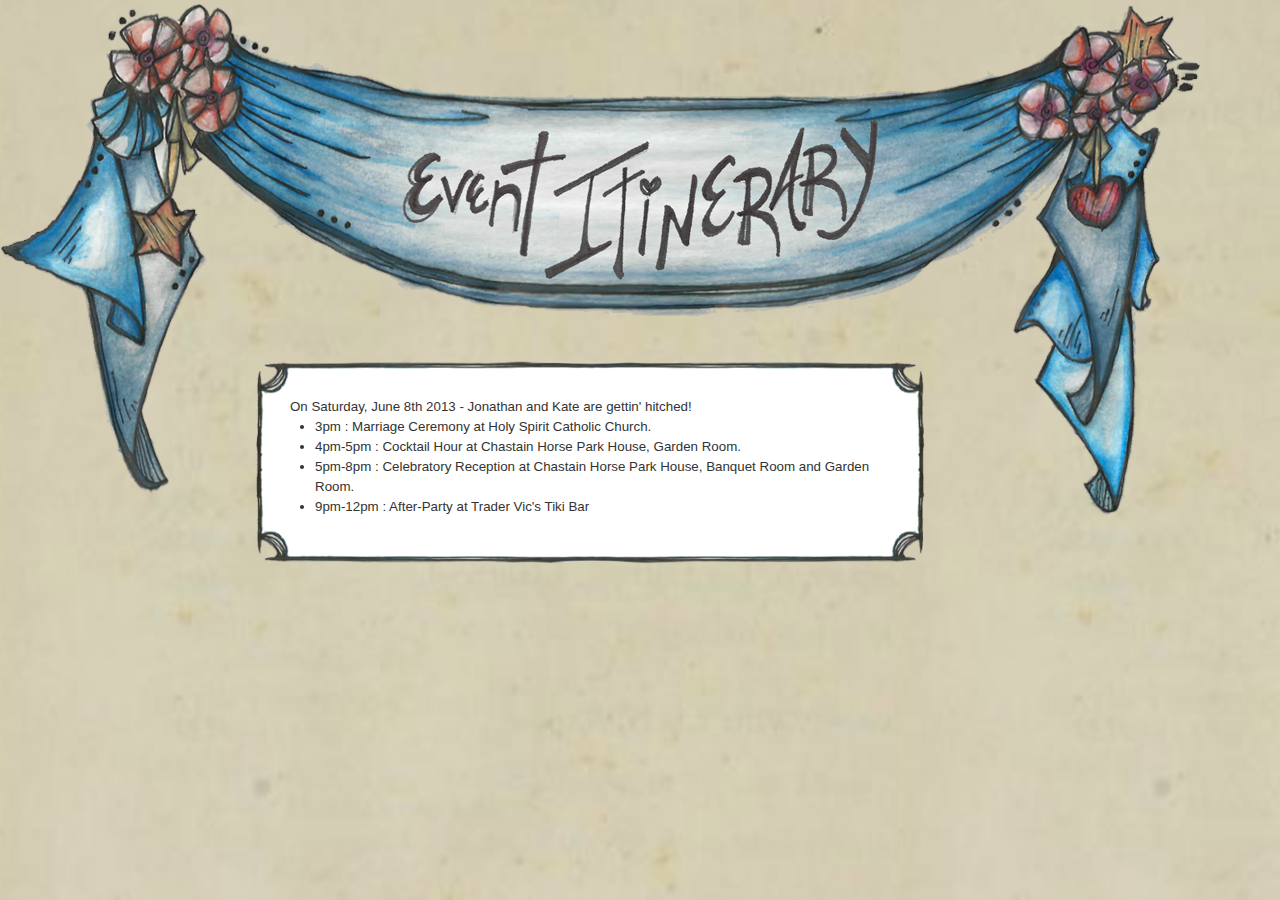
<file: ournewballandchain/static/itinerary.html>
<!DOCTYPE html>
<html lang="en">
<head>
    <title>Jonathan &amp; Kate's Wedding</title>
    <meta http-equiv = "Content-Type" content = "text/html; charset=utf-8">
    <link rel="stylesheet" type="text/css" href="css/bootstrap.min.css">
    <link rel="stylesheet" type="text/css" href="css/main.css">
</head>
    
<body>
    <a href="index.html">
    <div id="header" style="background-image: url('img/itinerary_banner.png');"></div>
    </a>
    <div class="container">
    <div class="row">
        <div class="text">
            
    On Saturday, June 8th 2013 - Jonathan and Kate are gettin' hitched!
    
    <ul>
        <li>
            3pm : <span class="swirldoodle">Marriage Ceremony</span> at Holy Spirit Catholic Church. 
        </li>
        
        <li>
            4pm-5pm : <span class="swirldoodle">Cocktail Hour</span> at Chastain Horse Park House, Garden Room. 
        </li>
        
        <li>
            5pm-8pm : <span class="swirldoodle">Celebratory Reception</span> at Chastain Horse Park House, 
            Banquet Room and Garden Room. 
        </li>
        
        <li>
            9pm-12pm : <span class="swirldoodle">After-Party</span> at Trader Vic's Tiki Bar
        </li> 
        
    </ul>
  
</div>
        </div>
        </div>

<script>
  (function(i,s,o,g,r,a,m){i['GoogleAnalyticsObject']=r;i[r]=i[r]||function(){
  (i[r].q=i[r].q||[]).push(arguments)},i[r].l=1*new Date();a=s.createElement(o),
  m=s.getElementsByTagName(o)[0];a.async=1;a.src=g;m.parentNode.insertBefore(a,m)
  })(window,document,'script','//www.google-analytics.com/analytics.js','ga');

  ga('create', 'UA-40378863-1', 'ournewballandchain.com');
  ga('send', 'pageview');

</script>
</body>
</html>
</file>
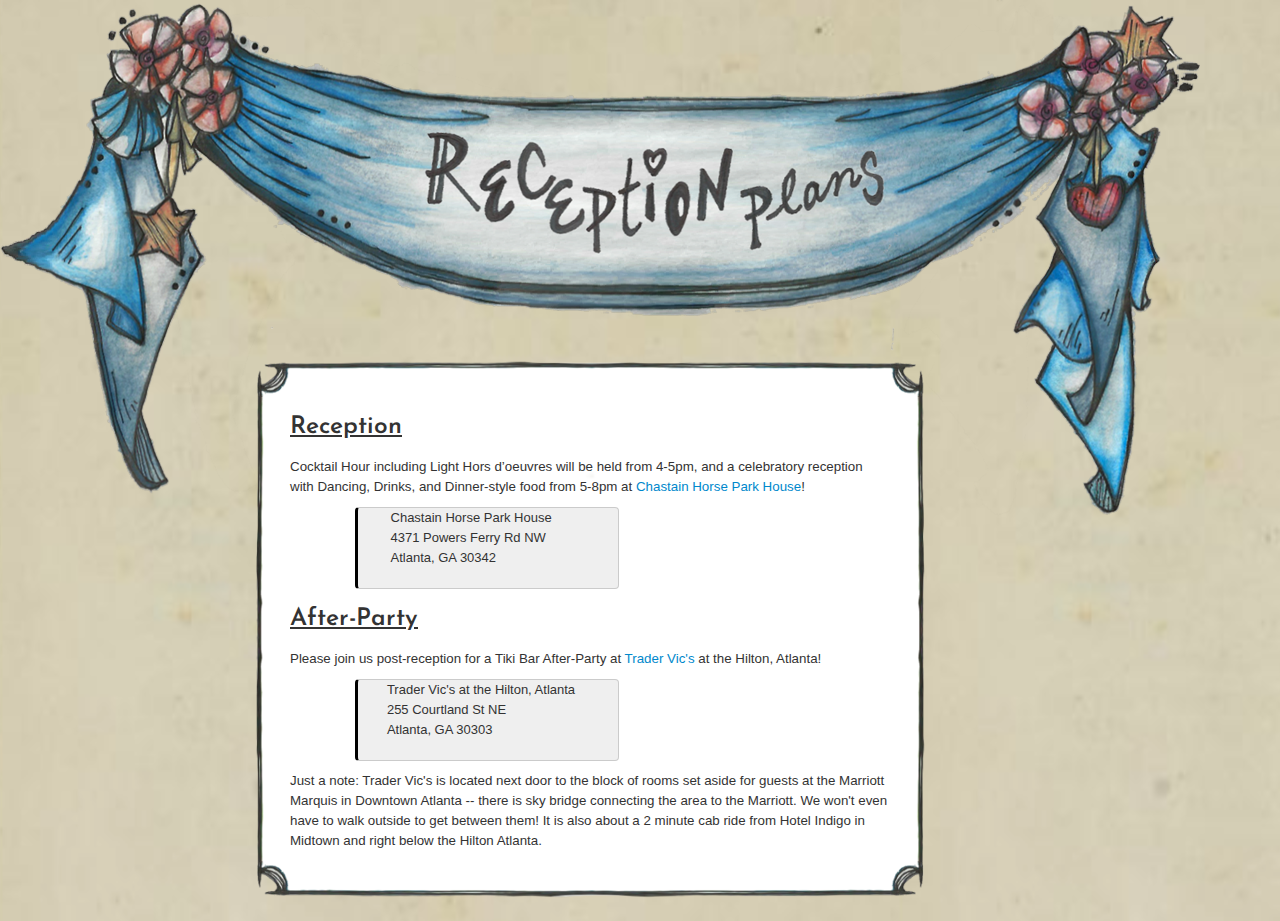
<file: ournewballandchain/static/reception.html>
<!DOCTYPE html>
<html lang="en">
<head>
    <title>Jonathan &amp; Kate's Wedding</title>
    <meta http-equiv = "Content-Type" content = "text/html; charset=utf-8">
    <link rel="stylesheet" type="text/css" href="css/bootstrap.min.css">
    <link rel="stylesheet" type="text/css" href="css/main.css">
</head>
    
<body>
    <a href="index.html">
        <div id="header" style="background-image: url('img/reception_banner.png');"></div>
    </a>
    <div class="container">
    <div class="row">
        <div class="text">
            <h3>Reception</h3>
    <p>
         Cocktail Hour including Light Hors d’oeuvres will be held from 4-5pm, and a celebratory reception 
         with Dancing, Drinks, and Dinner-style food from 5-8pm at   <a href="http://www.chastainhorsepark.org/">Chastain Horse Park House</a>! 
    </p>

    <pre>
         Chastain Horse Park House
         4371 Powers Ferry Rd NW
         Atlanta, GA 30342
    </pre>

    <h3>After-Party</h3>
    
    <p>
        Please join us post-reception for a Tiki Bar After-Party at 
        <a href="http://www.tradervicsatl.com/">Trader Vic's</a> at the Hilton, Atlanta!
    </p>
    
    <pre>
        Trader Vic's at the Hilton, Atlanta
        255 Courtland St NE
        Atlanta, GA 30303
    </pre>
    
    <p>
        Just a note: Trader Vic's is located next door to the block of rooms set aside for guests at the 
        Marriott Marquis in Downtown Atlanta -- there is sky bridge connecting the area to the Marriott. 
        We won't even have to walk outside to get between them! It is also about a 2 minute cab ride 
        from Hotel Indigo in Midtown and right below the Hilton Atlanta. 
    </p>
    
</div>
        </div>
        </div>

</body>
</html>
</file>
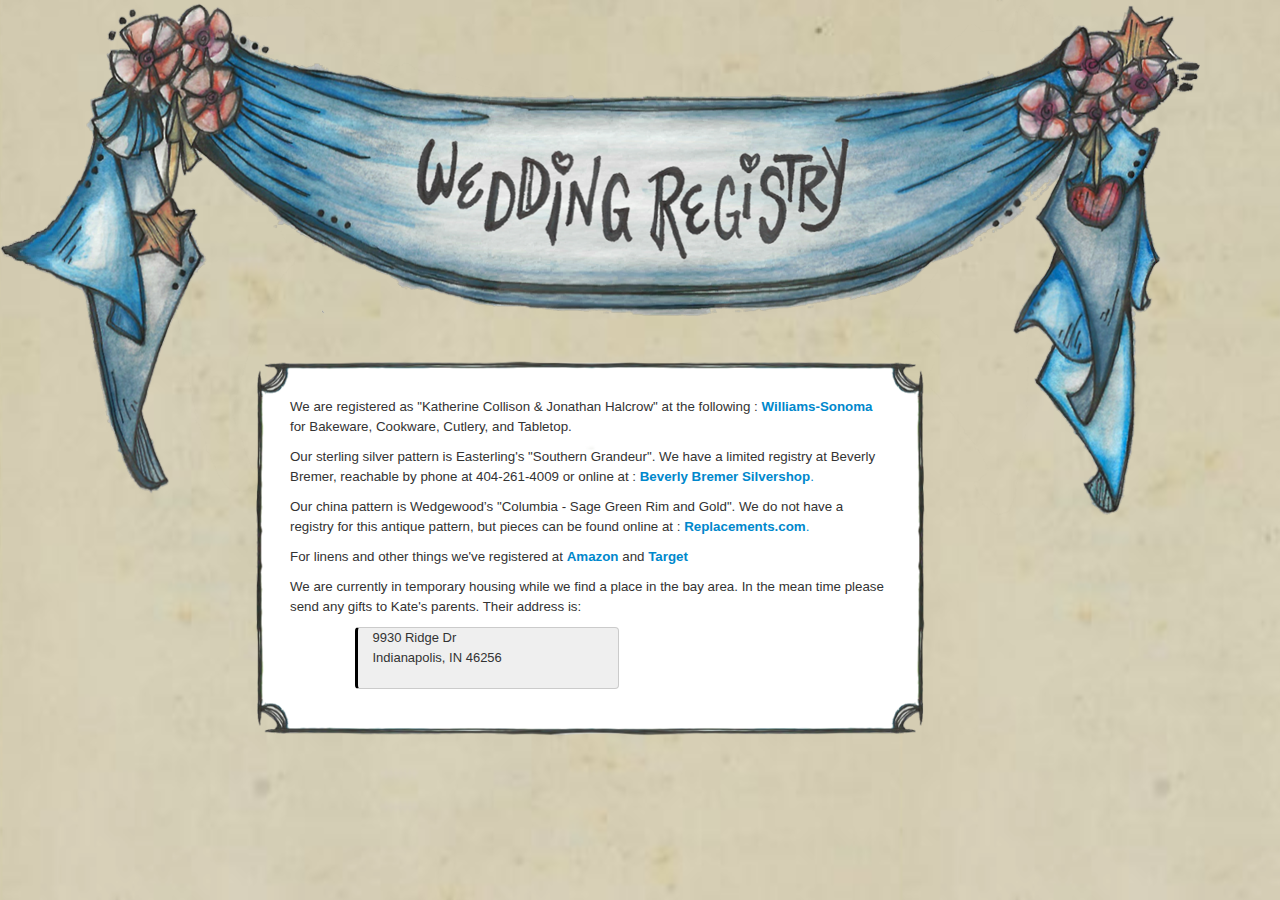
<file: ournewballandchain/static/registry.html>
<!DOCTYPE html>
<html lang="en">
<head>
    <title>Jonathan &amp; Kate's Wedding</title>
    <meta http-equiv = "Content-Type" content = "text/html; charset=utf-8">
    <link rel="stylesheet" type="text/css" href="css/bootstrap.min.css">
    <link rel="stylesheet" type="text/css" href="css/main.css">
</head>
    
<body>
    <a href="index.html">
        <div id="header" style="background-image: url('img/registry_banner.png');"></div>
    </a>
    <div class="container">
    <div class="row">
        <div class="text">
    <p>
    We are registered as "Katherine Collison &amp; Jonathan Halcrow" at the following : 
        <a href="https://secure.williams-sonoma.com/registry/r6ztvdnfdg/registry-list.html">
            <span class="name">Williams-Sonoma</span>
        </a> for Bakeware, Cookware, Cutlery, and Tabletop. 
    </p>
    <p>
    Our sterling silver pattern is Easterling's "Southern Grandeur". We have a limited 
            registry at Beverly Bremer, reachable by phone at  404-261-4009 or online at : 
         <a href="http://www.beverlybremer.com/registry/registry_search.php?rd=OTMy">
        <span class="name">Beverly Bremer Silvershop</span>.
        </a>
    </p>
    <p>
    Our china pattern is Wedgewood’s "Columbia - Sage Green Rim and Gold". We do not
            have a registry for this antique pattern, but pieces can be found online at : 
        <a href="http://www.replacements.com/webquote/WW_COLUG.htm">
        <span class="name">Replacements.com</span>.
            </a>
    </p>
    
    <p>For linens and other things we've registered at  
        <a href="http://www.amazon.com/registry/wedding/3B7CNCZHHWPU">
            <span class="name">Amazon</span>
        </a> and
        <a href="http://www.target.com/wedd/registry/VOENynjxEvH3nEwRno-77w">
            <span class="name">Target</span>
        </a>
    </p>

    <p>
    We are currently in temporary housing while we find a place in the bay area.
    In the mean time please send any gifts to Kate's parents. Their address is:
    </p>
    
    <pre>
    9930 Ridge Dr
    Indianapolis, IN 46256
    </pre>
    
</div>
        </div>
        </div>
<script>
  (function(i,s,o,g,r,a,m){i['GoogleAnalyticsObject']=r;i[r]=i[r]||function(){
  (i[r].q=i[r].q||[]).push(arguments)},i[r].l=1*new Date();a=s.createElement(o),
  m=s.getElementsByTagName(o)[0];a.async=1;a.src=g;m.parentNode.insertBefore(a,m)
  })(window,document,'script','//www.google-analytics.com/analytics.js','ga');

  ga('create', 'UA-40378863-1', 'ournewballandchain.com');
  ga('send', 'pageview');

</script>
</body>
</html>
</file>
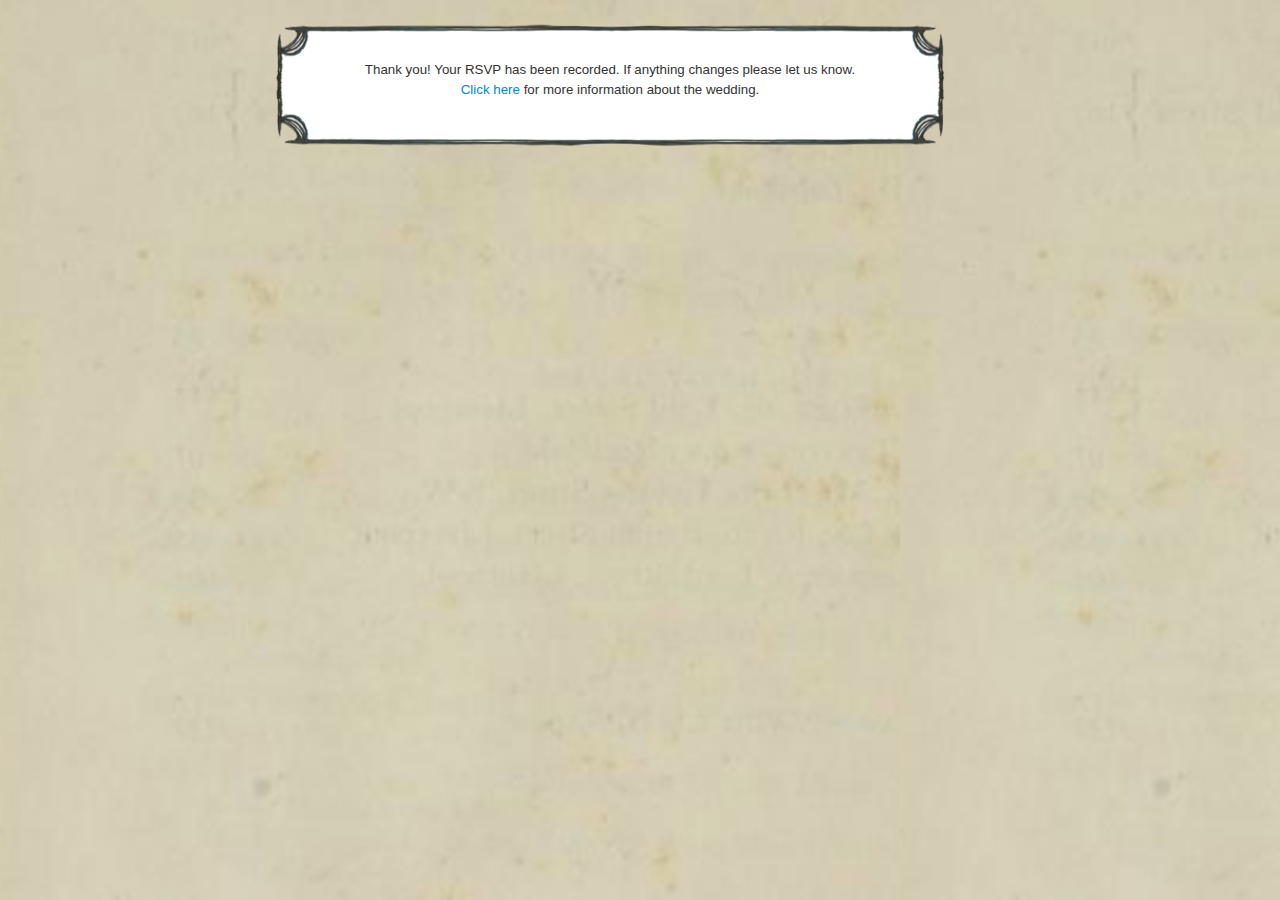
<file: ournewballandchain/static/rsvp_success.html>
<!DOCTYPE html>
<html lang="en">
<head>
    <title>Jonathan &amp; Kate's Wedding</title>
    <meta http-equiv = "Content-Type" content = "text/html; charset=utf-8">
    <link rel="stylesheet" type="text/css" href="css/main.css">
    <link rel="stylesheet" type="text/css" href="css/bootstrap.min.css">
</head>
    
<body>

    <div class="container" style="margin-top: 5em">
    <div class="row">
        <div class="text" style="text-align: center">
        Thank you! Your RSVP has been recorded. If anything changes please let us
        know.
            <p>
            <a href="/">Click here</a> for more information about the wedding.
            </p>
    </div>
</div>
    </div>
</body>
<script>
  (function(i,s,o,g,r,a,m){i['GoogleAnalyticsObject']=r;i[r]=i[r]||function(){
  (i[r].q=i[r].q||[]).push(arguments)},i[r].l=1*new Date();a=s.createElement(o),
  m=s.getElementsByTagName(o)[0];a.async=1;a.src=g;m.parentNode.insertBefore(a,m)
  })(window,document,'script','//www.google-analytics.com/analytics.js','ga');

  ga('create', 'UA-40378863-1', 'ournewballandchain.com');
  ga('send', 'pageview');

</script>
</html>
</file>
<file: static/css/main.css>
body {
    /*background-color: #ffe196;*/
    background-image: url('../img/paper.png');
    font-family: 'Goudy Bookletter 1911';
}

.cell {
    background-color: white;
    height: 140px;
    width: 140px;
    border: 10px solid black;
    display: inline-block;
    text-align: center;
    margin: 1em;
}

#header {
    text-align: center;
}
#left {
    background-image: url('../img/data.jpeg');
}

#right {
    background-image: url('../img/data.jpeg');
}

#center {
}
/*
#footer {
    clear: both;
}

form label {
    display: inline-block;
    text-align: left
    margin-left: 10em;
}
*/
</file>
<file: ournewballandchain/static/css/main.css>
@import url(http://fonts.googleapis.com/css?family=Josefin+Sans:400,600);

body {
    background-image: url('../img/paper.png');
    background-size: 900px;
    font-family: 'Josefin Sans';
    font-weight: 400;
    text-align:center;
}

.container {
    text-align:center;
    margin-top: -250px;
    margin-left: 150px;
}

.cell {
    display: inline-block;
    text-align: center;
    margin: 1em;
}

.stamp-label {
    font-size: 14pt;
    margin-top: 0.2em;
}

#header {
    align-content:center;
    background-image: url('../img/blank_banner.png');
    width:1200px;
    height:657px;
    text-align: center;
    background-repeat: no-repeat;

}

#sub-header {
    margin-top: -50px;
    text-shadow: 0px 2px 3px #fff;
}


.text {
    font-family: Helvetica;
    font-size:10pt;
    text-align: left;
    margin-top: -50px;
    margin-left: 120px;
    margin-bottom: 20px;
    padding:20px;
    width: 600px;
    border: 20px solid transparent;
    border-image-source: url(../img/border_whitefill.png);
    border-image-width: 2;
    border-image-slice: 45 fill;
    border-image-repeat: stretch;
}

.text h3 {
    font-family: 'Josefin Sans';
    text-decoration:underline;
}

.text h4 {
    text-decoration: underline;
}

.name {
    font-weight: bold;
}

ul.people {
    list-style: none;
    margin-top: 1em;
}

ul.people li {
    margin-bottom: 2em;
    clear: both;
    height: 150px;
}

/*
ul.people li:nth-child(odd) .personpic img { float: left; }
ul.people li:nth-child(even) .personpic img { float: right; }
*/
.personpic img {
    float: left;
    padding-right: 0.5em;
    width: 150px;

    border-right: solid thin;
    margin-right: 0.5em;
}
h1 {
    font-size:32pt;
    font-weight: 600;
}
h3 {
    font-weight: 600;
}


pre {
    font-family: "Helvetica";
    padding: 0;
    padding-bottom: -1em;
    margin-left: 5em;
    width: 20em;
    border-left: solid black;
    background-color: rgba(100,100,100,0.1);
}
</file>
